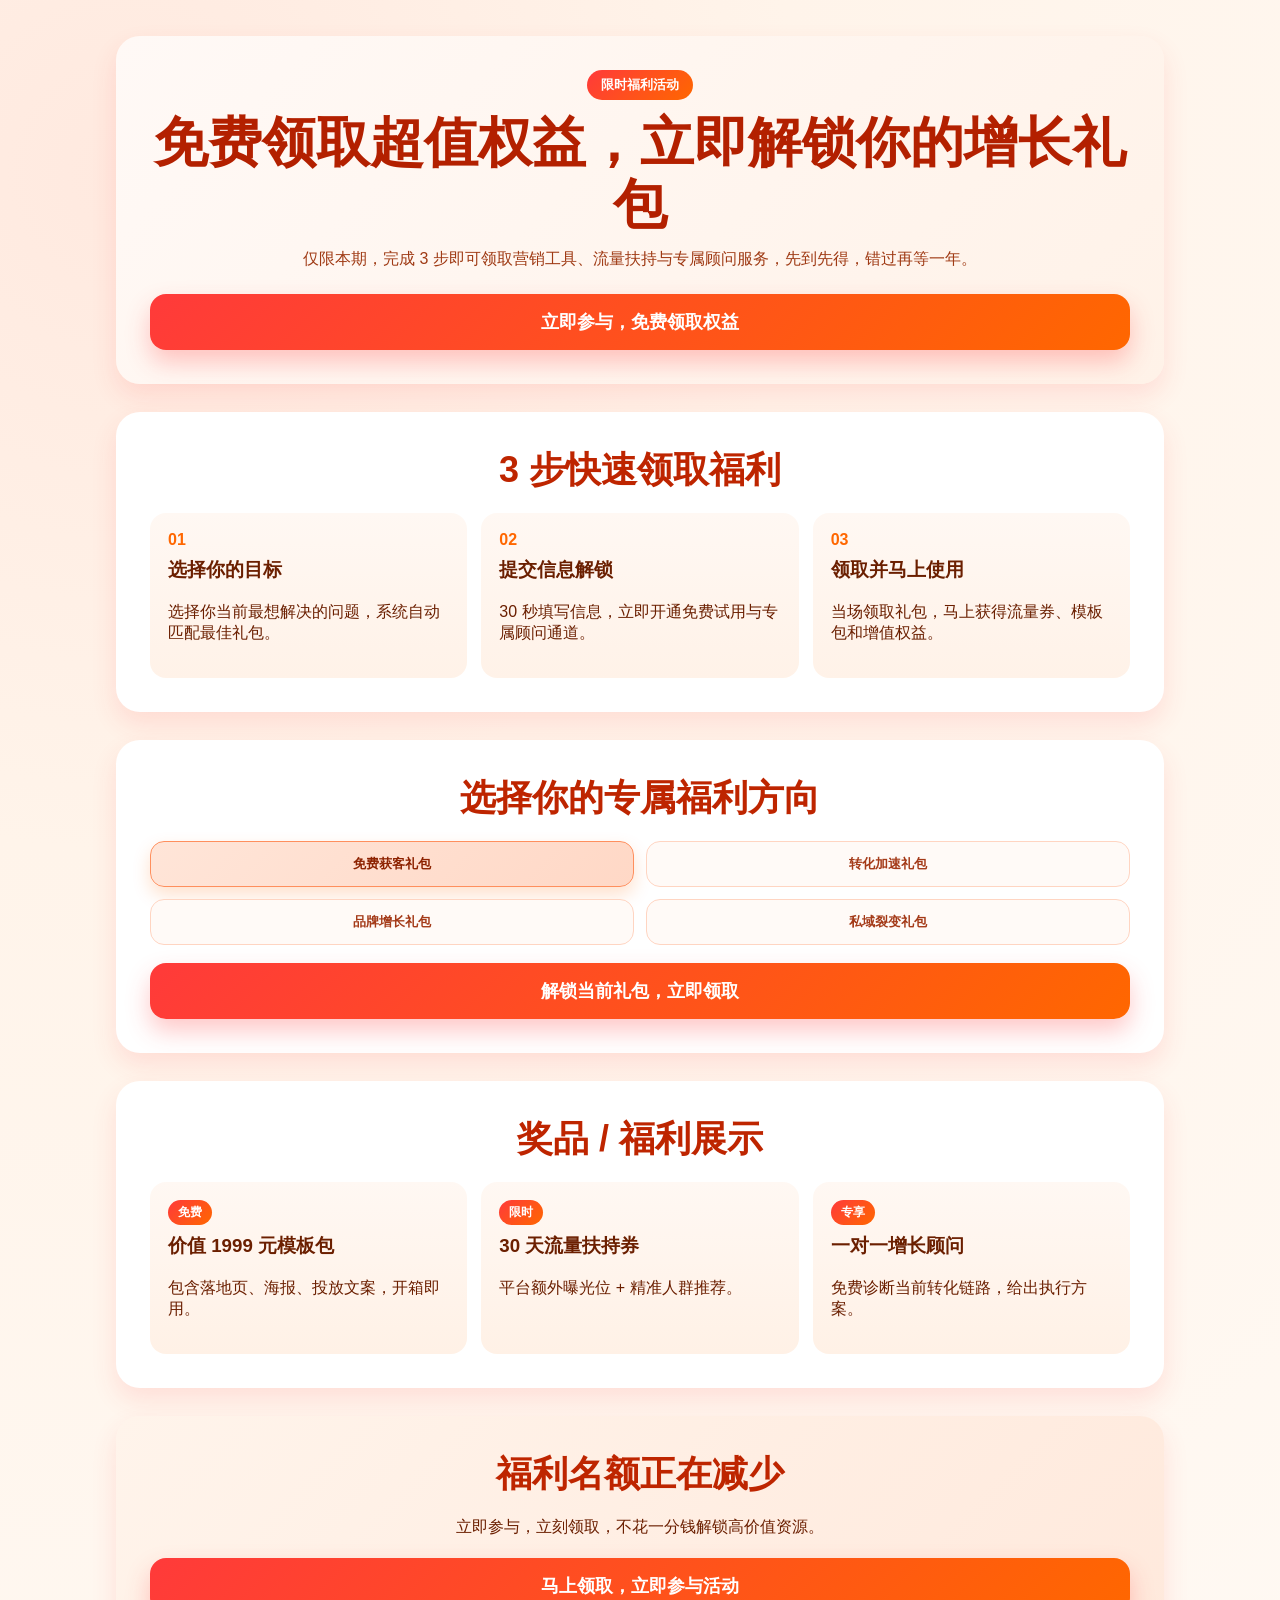
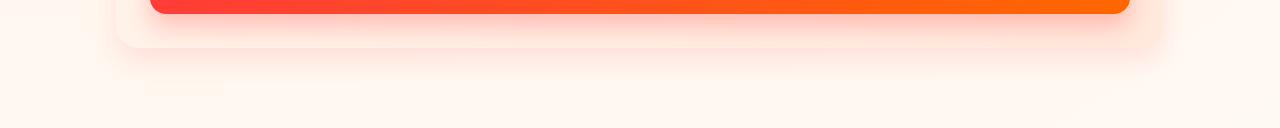
<file: marketing-campaign.html>
<!doctype html>
<html lang="zh-CN">
<head>
  <meta charset="UTF-8">
  <meta name="viewport" content="width=device-width, initial-scale=1.0">
  <title>限时福利活动页</title>
  <link rel="stylesheet" href="css/marketing-campaign.css">
</head>
<body>
  <main class="campaign-page">
    <section class="hero-block card">
      <p class="badge">限时福利活动</p>
      <h1>免费领取超值权益，立即解锁你的增长礼包</h1>
      <p class="hero-copy">仅限本期，完成 3 步即可领取营销工具、流量扶持与专属顾问服务，先到先得，错过再等一年。</p>
      <button class="cta-wide" type="button">立即参与，免费领取权益</button>
    </section>

    <section class="steps-block card">
      <h2>3 步快速领取福利</h2>
      <div class="steps-grid">
        <article class="step-item">
          <span class="step-num">01</span>
          <h3>选择你的目标</h3>
          <p>选择你当前最想解决的问题，系统自动匹配最佳礼包。</p>
        </article>
        <article class="step-item">
          <span class="step-num">02</span>
          <h3>提交信息解锁</h3>
          <p>30 秒填写信息，立即开通免费试用与专属顾问通道。</p>
        </article>
        <article class="step-item">
          <span class="step-num">03</span>
          <h3>领取并马上使用</h3>
          <p>当场领取礼包，马上获得流量券、模板包和增值权益。</p>
        </article>
      </div>
    </section>

    <section class="options-block card">
      <h2>选择你的专属福利方向</h2>
      <div class="options-grid" id="optionsGrid">
        <button class="option-chip active" type="button">免费获客礼包</button>
        <button class="option-chip" type="button">转化加速礼包</button>
        <button class="option-chip" type="button">品牌增长礼包</button>
        <button class="option-chip" type="button">私域裂变礼包</button>
      </div>
      <button class="cta-wide" type="button">解锁当前礼包，立即领取</button>
    </section>

    <section class="benefits-block card">
      <h2>奖品 / 福利展示</h2>
      <div class="benefits-grid">
        <article class="benefit-item">
          <p class="benefit-tag">免费</p>
          <h3>价值 1999 元模板包</h3>
          <p>包含落地页、海报、投放文案，开箱即用。</p>
        </article>
        <article class="benefit-item">
          <p class="benefit-tag">限时</p>
          <h3>30 天流量扶持券</h3>
          <p>平台额外曝光位 + 精准人群推荐。</p>
        </article>
        <article class="benefit-item">
          <p class="benefit-tag">专享</p>
          <h3>一对一增长顾问</h3>
          <p>免费诊断当前转化链路，给出执行方案。</p>
        </article>
      </div>
    </section>

    <section class="final-block card">
      <h2>福利名额正在减少</h2>
      <p>立即参与，立刻领取，不花一分钱解锁高价值资源。</p>
      <button class="cta-wide" type="button">马上领取，立即参与活动</button>
    </section>
  </main>

  <script src="js/marketing-campaign.js"></script>
</body>
</html>
</file>
<file: css/marketing-campaign.css>
:root {
  --red: #ff3a3a;
  --orange: #ff6700;
  --text-dark: #6b1f00;
  --card-bg: #ffffff;
  --shadow: 0 12px 26px rgba(255, 58, 58, 0.12);
}

* {
  box-sizing: border-box;
}

body {
  margin: 0;
  font-family: "PingFang SC", "Microsoft YaHei", "Segoe UI", sans-serif;
  color: var(--text-dark);
  background: radial-gradient(circle at 10% 10%, #ffe9df 0%, #fff4ea 35%, #fff9f3 100%);
}

.campaign-page {
  width: 100%;
  max-width: 1080px;
  margin: 0 auto;
  padding: 36px 16px 80px;
  display: flex;
  flex-direction: column;
  gap: 28px;
}

.card {
  background: var(--card-bg);
  border-radius: 24px;
  box-shadow: var(--shadow);
  padding: 34px;
}

.hero-block {
  text-align: center;
  background: linear-gradient(135deg, #fff9f6 0%, #fff2e8 100%);
}

.badge {
  display: inline-block;
  margin: 0 0 12px;
  padding: 6px 14px;
  border-radius: 999px;
  color: #fff;
  background: linear-gradient(135deg, var(--red), var(--orange));
  font-weight: 700;
  font-size: 13px;
}

h1,
h2,
h3,
p {
  margin-top: 0;
}

h1 {
  font-size: clamp(32px, 5vw, 54px);
  line-height: 1.14;
  margin-bottom: 14px;
  color: #b32000;
}

h2 {
  text-align: center;
  font-size: clamp(26px, 3.3vw, 36px);
  color: #be2500;
  margin-bottom: 18px;
}

.hero-copy {
  max-width: 760px;
  margin: 0 auto 24px;
  color: #9f3a14;
}

.cta-wide {
  width: 100%;
  border: none;
  border-radius: 16px;
  padding: 16px 20px;
  background: linear-gradient(135deg, var(--red) 0%, var(--orange) 100%);
  color: #fff;
  font-size: 18px;
  font-weight: 700;
  cursor: pointer;
  box-shadow: 0 12px 24px rgba(255, 58, 58, 0.28);
  transition: transform 0.2s ease, box-shadow 0.2s ease, filter 0.2s ease;
}

.cta-wide:hover {
  transform: translateY(-3px);
  box-shadow: 0 18px 30px rgba(255, 58, 58, 0.32);
  filter: saturate(1.08);
}

.steps-grid {
  display: grid;
  grid-template-columns: repeat(3, 1fr);
  gap: 14px;
}

.step-item {
  border-radius: 16px;
  background: linear-gradient(180deg, #fff8f3, #fff2e8);
  padding: 18px;
}

.step-num {
  display: inline-block;
  margin-bottom: 8px;
  color: var(--orange);
  font-weight: 800;
}

.options-grid {
  display: grid;
  grid-template-columns: repeat(2, 1fr);
  gap: 12px;
  margin-bottom: 18px;
}

.option-chip {
  border: 1px solid #ffd5c2;
  border-radius: 14px;
  background: #fffaf7;
  color: #a43a18;
  padding: 13px;
  font-weight: 600;
  cursor: pointer;
  transition: all 0.2s ease;
}

.option-chip.active,
.option-chip:hover {
  background: linear-gradient(135deg, #ffe5d8, #ffd8c6);
  border-color: #ff8f5d;
  color: #8d2200;
  box-shadow: 0 8px 18px rgba(255, 103, 0, 0.2);
}

.benefits-grid {
  display: grid;
  grid-template-columns: repeat(3, 1fr);
  gap: 14px;
}

.benefit-item {
  border-radius: 16px;
  background: linear-gradient(180deg, #fff8f3, #fff1e6);
  padding: 18px;
}

.benefit-tag {
  margin-bottom: 8px;
  color: #fff;
  display: inline-block;
  padding: 4px 10px;
  border-radius: 999px;
  font-size: 12px;
  font-weight: 700;
  background: linear-gradient(135deg, var(--red), var(--orange));
}

.final-block {
  text-align: center;
  background: linear-gradient(135deg, #fff4eb 0%, #ffe9dc 100%);
}

.final-block p {
  margin-bottom: 20px;
}

@media (max-width: 768px) {
  .campaign-page {
    gap: 18px;
    padding: 20px 12px 40px;
  }

  .card {
    border-radius: 18px;
    padding: 22px;
  }

  .steps-grid,
  .benefits-grid,
  .options-grid {
    grid-template-columns: 1fr;
  }
}
</file>
